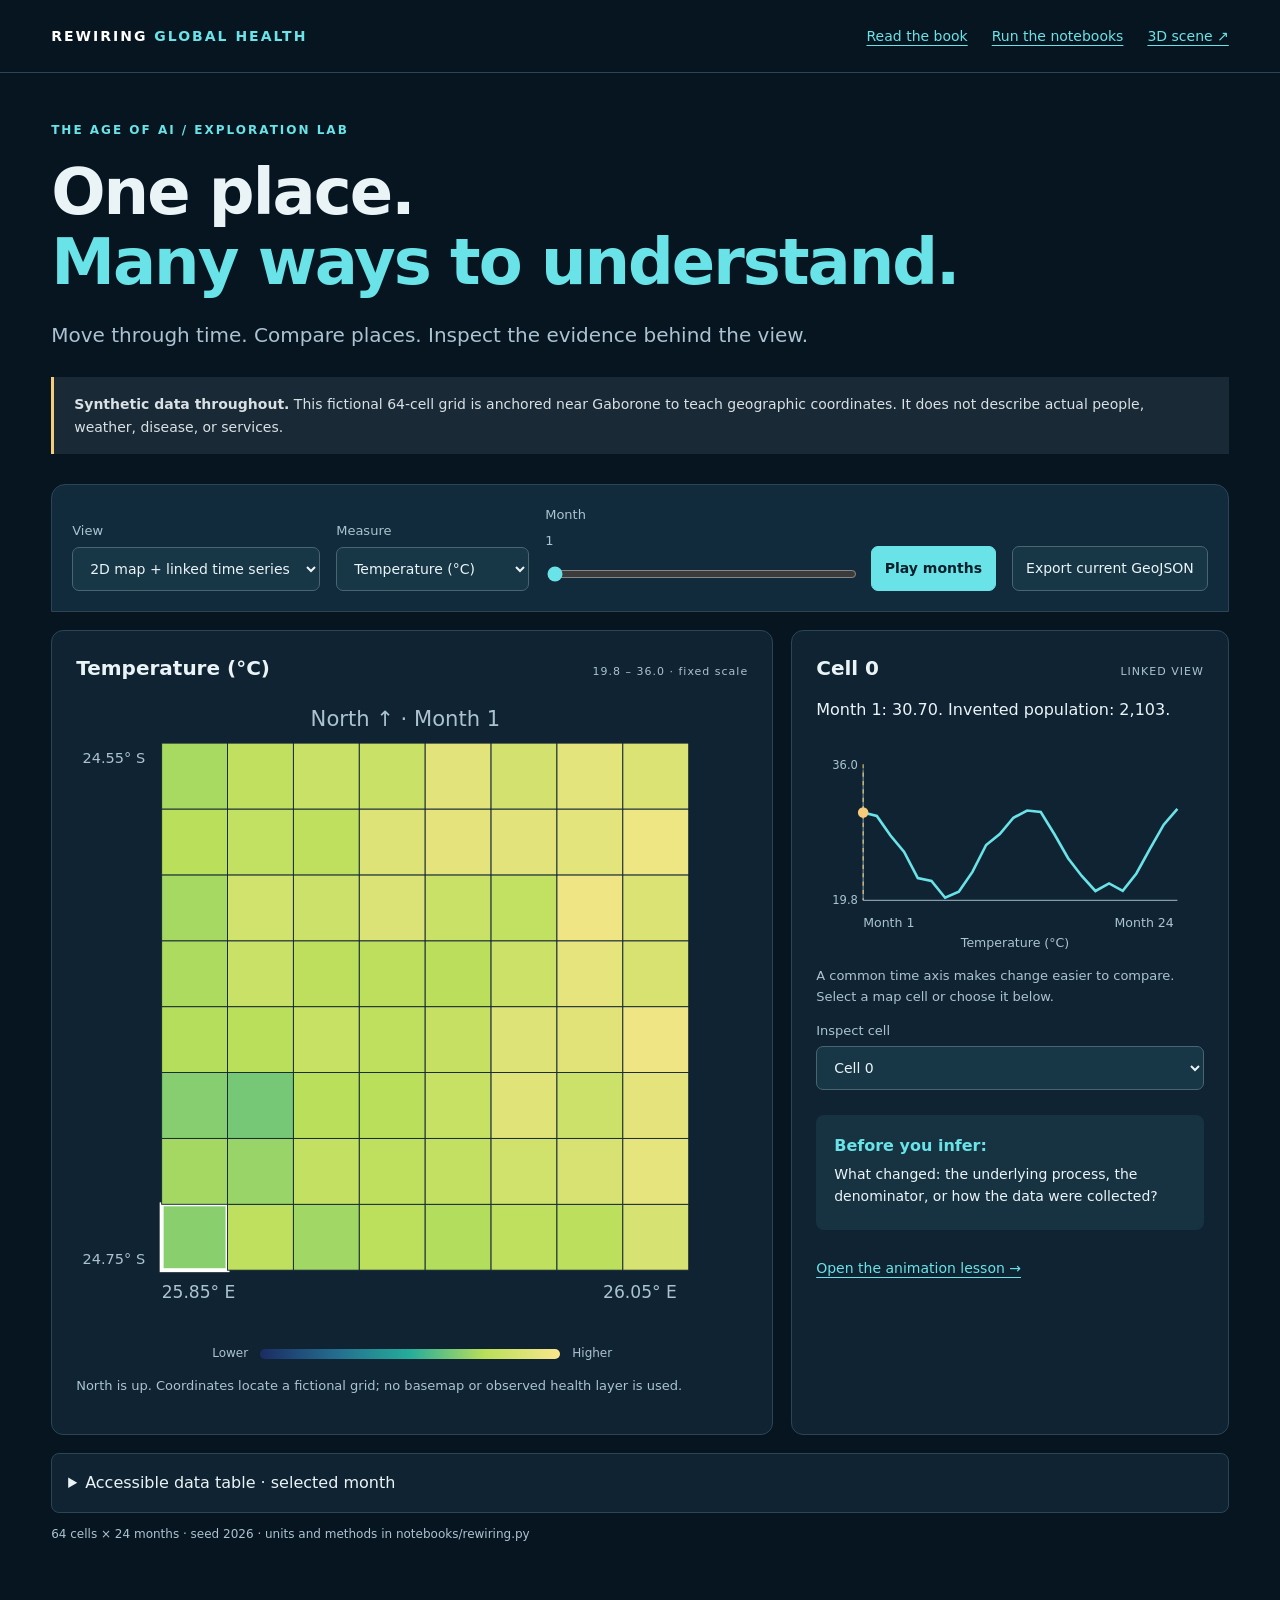
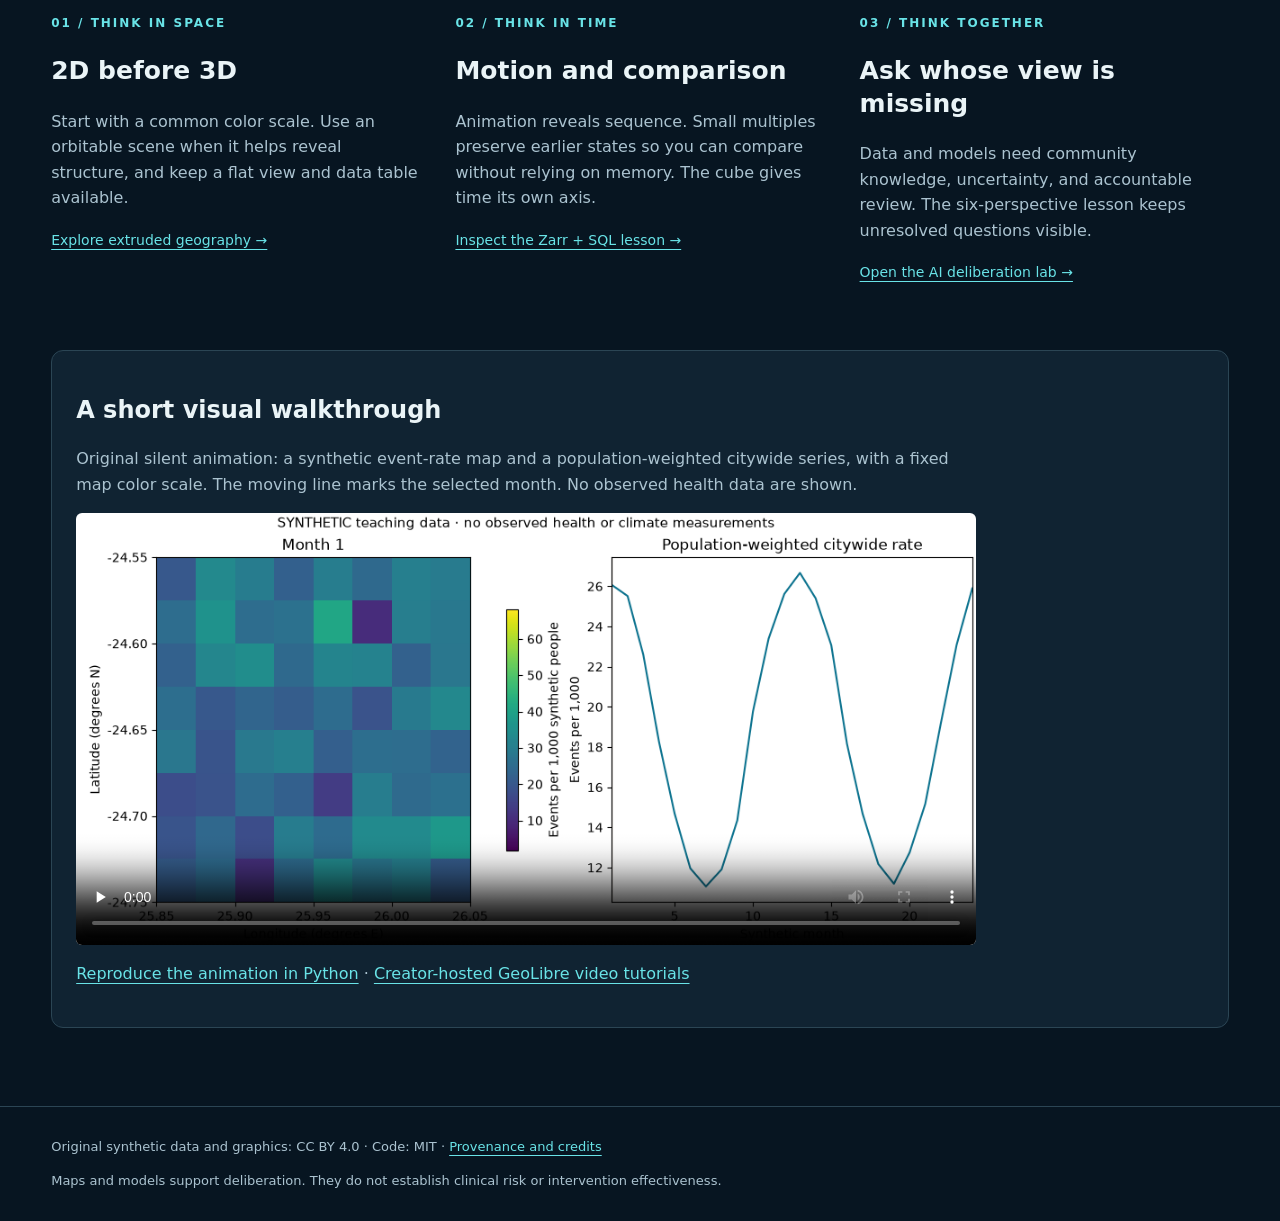
<file: demos/index.html>
<!doctype html>
<html lang="en"><head><meta charset="utf-8"><meta name="viewport" content="width=device-width,initial-scale=1">
<title>Explore · Rewiring Global Health</title><link rel="stylesheet" href="style.css"></head>
<body><a class="skip" href="#workspace">Skip to the explorer</a>
<header><a class="brand" href="../">REWIRING <span>GLOBAL HEALTH</span></a><nav aria-label="Main navigation"><a href="../">Read the book</a><a href="../lite/lab/index.html">Run the notebooks</a><a href="scene.html">3D scene ↗</a></nav></header>
<main><div class="eyebrow">THE AGE OF AI / EXPLORATION LAB</div><h1>One place.<br><em>Many ways to understand.</em></h1>
<p class="lede">Move through time. Compare places. Inspect the evidence behind the view.</p>
<div class="notice"><strong>Synthetic data throughout.</strong> This fictional 64-cell grid is anchored near Gaborone to teach geographic coordinates. It does not describe actual people, weather, disease, or services.</div>
<section id="workspace" aria-label="Interactive data explorer"><div class="toolbar">
<label>View<select id="view"><option value="map">2D map + linked time series</option><option value="matrix">Map matrix · six months</option><option value="cube">3D space–time cube</option></select></label>
<label>Measure<select id="metric"><option value="heat_c">Temperature (°C)</option><option value="rate_per_1000">Events per 1,000</option><option value="rain_mm">Rainfall (mm/month)</option></select></label>
<label class="slider-label">Month <output id="month-label">1</output><input id="month" type="range" min="0" max="23" value="0"></label>
<button id="play" aria-pressed="false">Play months</button><button id="download">Export current GeoJSON</button>
</div><div class="work-grid"><div class="panel"><div class="panel-heading"><h2 id="view-title">Spatial view</h2><span id="scale-label"></span></div>
<div id="spatial" role="group" aria-label="Select a synthetic grid cell"></div><div id="cube" hidden></div><div class="legend"><span>Lower</span><div class="gradient"></div><span>Higher</span></div><p id="view-note" class="caption"></p></div>
<aside class="panel"><div class="panel-heading"><h2 id="cell-title">Cell 0</h2><span>LINKED VIEW</span></div><p id="cell-summary"></p>
<div id="series"></div><p class="caption">A common time axis makes change easier to compare. Select a map cell or choose it below.</p>
<label>Inspect cell<select id="cell-select" aria-label="Selected cell"></select></label>
<div class="question"><strong>Before you infer:</strong><p>What changed: the underlying process, the denominator, or how the data were collected?</p></div>
<a class="text-link" href="../lite/lab/index.html?path=04_animated_health_climate_timeseries.ipynb">Open the animation lesson →</a></aside></div>
<details><summary>Accessible data table · selected month</summary><div class="table-wrap"><table><caption id="table-caption">Synthetic cell values</caption><thead><tr><th>Cell</th><th>Longitude</th><th>Latitude</th><th>Population</th><th id="metric-heading">Value</th></tr></thead><tbody id="table-body"></tbody></table></div></details>
<p id="status" role="status">Loading the bundled teaching data…</p></section>
<section class="reading"><article><span>01 / THINK IN SPACE</span><h2>2D before 3D</h2><p>Start with a common color scale. Use an orbitable scene when it helps reveal structure, and keep a flat view and data table available.</p><a href="scene.html">Explore extruded geography →</a></article>
<article><span>02 / THINK IN TIME</span><h2>Motion and comparison</h2><p>Animation reveals sequence. Small multiples preserve earlier states so you can compare without relying on memory. The cube gives time its own axis.</p><a href="../lite/lab/index.html?path=05_zarr_sql_views.ipynb">Inspect the Zarr + SQL lesson →</a></article>
<article><span>03 / THINK TOGETHER</span><h2>Ask whose view is missing</h2><p>Data and models need community knowledge, uncertainty, and accountable review. The six-perspective lesson keeps unresolved questions visible.</p><a href="../lite/lab/index.html?path=07_ai_orchestrator_privacy.ipynb">Open the AI deliberation lab →</a></article></section>
<section class="panel video-panel"><h2>A short visual walkthrough</h2><p>Original silent animation: a synthetic event-rate map and a population-weighted citywide series, with a fixed map color scale. The moving line marks the selected month. No observed health data are shown.</p><video controls preload="none" poster="assets/climate-poster.png" aria-label="Synthetic monthly event rates and linked time series"><source src="assets/climate-story.mp4" type="video/mp4"></video><p><a href="../lite/lab/index.html?path=04_animated_health_climate_timeseries.ipynb">Reproduce the animation in Python</a> · <a href="https://geolibre.app/tutorials/videos/">Creator-hosted GeoLibre video tutorials</a></p></section>
</main><footer>Original synthetic data and graphics: CC BY 4.0 · Code: MIT · <a href="https://github.com/jltobias/JupyterLite-Rewiring-Global-Health/blob/main/DATA_SOURCES.md">Provenance and credits</a><p>Maps and models support deliberation. They do not establish clinical risk or intervention effectiveness.</p></footer>
<script src="app.js"></script></body></html>
</file>
<file: demos/style.css>
:root{color-scheme:dark;--bg:#071521;--panel:#102332;--ink:#eaf4f7;--muted:#abc3d0;--accent:#69e3e7;--line:#2b4554}*{box-sizing:border-box}body{margin:0;background:var(--bg);color:var(--ink);font:16px/1.6 system-ui,sans-serif}a{color:var(--accent);text-underline-offset:4px}a:hover{color:white}header{display:flex;justify-content:space-between;align-items:center;gap:20px;padding:25px 4vw;border-bottom:1px solid var(--line)}.brand{text-decoration:none;color:white;font-weight:800;font-size:14px;letter-spacing:2px}.brand span{color:var(--accent)}nav{display:flex;gap:24px;font-size:14px}main{max-width:1500px;margin:auto;padding:48px 4vw}h1{font-size:clamp(36px,5vw,68px);line-height:1.1;letter-spacing:-2px;margin:16px 0 22px;font-weight:700}h1 em{font-style:normal;color:var(--accent)}h2{line-height:1.3}.eyebrow,.reading article>span{letter-spacing:2px;font-size:12px;color:var(--accent);font-weight:700}.lede{font-size:20px;color:var(--muted);max-width:800px}.notice{margin:26px 0 30px;padding:16px 20px;border-left:3px solid #f4cc7a;background:#192935;color:#d8e1e5;font-size:14px}.toolbar{display:flex;flex-wrap:wrap;align-items:end;gap:16px;padding:20px;border:1px solid var(--line);border-radius:14px 14px 0 0;background:#122b3c}label{display:flex;flex-direction:column;gap:5px;font-size:13px;color:var(--muted)}select,button{font:inherit;font-size:14px;border:1px solid #486572;border-radius:7px;background:#173646;color:var(--ink);padding:10px 13px;min-height:44px}button{cursor:pointer}button:hover{background:#215165}button:focus-visible,a:focus-visible,select:focus-visible,input:focus-visible,[tabindex]:focus-visible{outline:3px solid #f4cc7a;outline-offset:3px}input[type=range]{width:180px;accent-color:var(--accent);height:30px}output{display:inline}.slider-label{flex-grow:1}input[type=range]{width:100%;min-width:150px}#play{background:var(--accent);color:#07202b;border-color:var(--accent);font-weight:700}.work-grid{display:grid;grid-template-columns:minmax(0,1.65fr) minmax(290px,1fr);gap:18px;margin:18px 0}.panel{background:var(--panel);border:1px solid var(--line);border-radius:12px;padding:24px;min-width:0}.panel-heading{display:flex;justify-content:space-between;align-items:baseline;gap:14px;margin-bottom:16px}.panel-heading h2{font-size:20px;margin:0}.panel-heading>span{font-size:11px;letter-spacing:1px;color:var(--muted)}svg{width:100%;height:auto;display:block}#spatial{max-width:770px;margin:auto}.grid-cell{cursor:pointer;stroke:#132635;stroke-width:.7}.grid-cell:hover{stroke:white;stroke-width:3}.grid-cell.selected{stroke:#fff;stroke-width:3}.caption{font-size:13px;color:var(--muted);line-height:1.6}.legend{display:flex;align-items:center;gap:12px;margin:15px auto 0;max-width:400px;font-size:12px;color:var(--muted)}.gradient{height:10px;flex:1;background:linear-gradient(90deg,#1b2c63,#246c8e,#25ad9a,#b9df5a,#fae68d);border-radius:6px}.question{padding:18px;background:#173342;border-radius:8px;margin:25px 0}.question strong{color:var(--accent)}.question p{margin:4px 0;font-size:14px}.text-link{font-size:14px}details{background:var(--panel);border:1px solid var(--line);border-radius:8px;padding:16px}summary{cursor:pointer}.table-wrap{max-height:400px;overflow:auto}table{width:100%;border-collapse:collapse;font-size:14px}td,th{text-align:right;padding:8px 14px;border-bottom:1px solid var(--line)}caption{text-align:left;color:var(--muted);padding:12px}#status{font-size:12px;color:var(--muted)}.reading{display:grid;grid-template-columns:repeat(3,1fr);gap:35px;margin:65px 0}.reading h2{font-size:25px}.reading p{color:var(--muted)}.reading a{font-size:14px}.video-panel{margin:30px 0}.video-panel p{max-width:900px;color:var(--muted)}video{width:100%;max-width:900px;display:block;border-radius:6px}footer{padding:30px 4vw;border-top:1px solid var(--line);font-size:13px;color:var(--muted)}footer p{margin-bottom:0}.skip{position:absolute;top:-100px;left:20px}.skip:focus{top:10px;background:black;padding:10px;z-index:10}#cube{height:460px}#map3d{height:560px;border-radius:12px}.scene-layout{display:grid;grid-template-columns:2fr 1fr;gap:20px;margin:20px 0}.scene-layout .panel p{color:var(--muted)}.scene-status{min-height:30px}.maplibregl-popup{color:#111}@media(max-width:800px){header{align-items:flex-start;flex-direction:column}nav{gap:16px;flex-wrap:wrap}.work-grid,.scene-layout,.reading{grid-template-columns:1fr}main{padding:28px 5vw}.panel{padding:16px}.reading{gap:22px;margin:40px 0}.toolbar label{flex:1;min-width:140px}h1{letter-spacing:-1px}#map3d{height:420px}}@media(prefers-reduced-motion:reduce){*{scroll-behavior:auto!important}}
</file>
